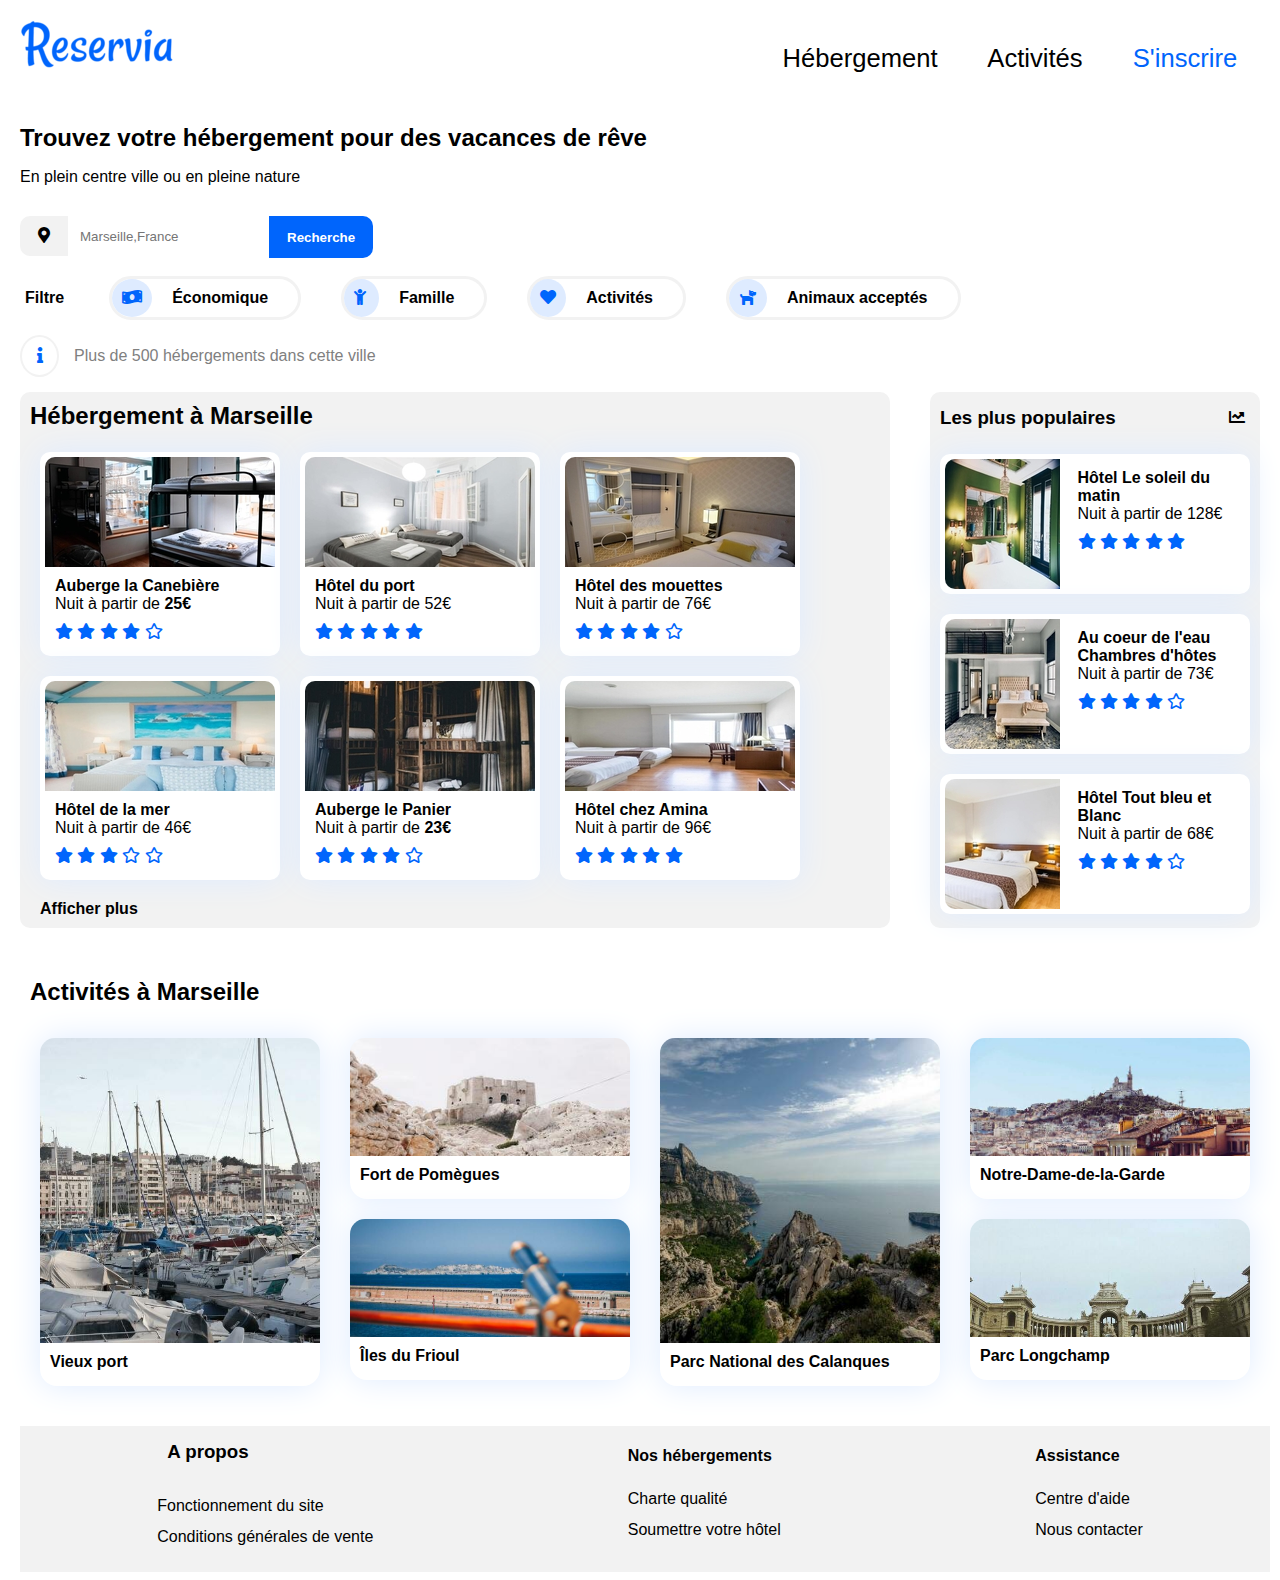
<file: index.html>
<!DOCTYPE html>
<html lang="fr">
    <head>
        <meta charset="utf-8">
        <link rel="stylesheet" type="text/css" href="opc.css">
        <link href="https://fonts.googleapis.com/css2?family=Raleway:ital,wght@0,400;0,500;0,700;1,400&display=swap" rel="stylesheet">
        <link rel="stylesheet" href="https://cdnjs.cloudflare.com/ajax/libs/font-awesome/5.14.0/css/all.min.css">
        <meta name="viewport" content="width=device-width,initial-scale=1.0">
        <title> Projet n°2</title> 
    </head>


    <body>
        <div id="blocpage">
                                <!--EN-TÊTE-->
        <header>
            <nav class="container-grille" >
                <div id="logo">
                    <img src="./images/Reservia.png" alt="logo de Réservia">
                </div>

                <a href="#H">Hébergement</a>
                <a href="#A">Activités</a>
                <span>S'inscrire</span>
            </nav>
        </header>

        <h1>Trouvez votre hébergement pour des vacances de rêve</h1>
            <p>En plein centre ville ou en pleine nature</p>

    <div class="barreicone">
       <div class="barresearch">
            <div class="iconemap">
                <i class="fas fa-map-marker-alt"></i>
            </div>
                <input type="search" name="search" id="search" placeholder="Marseille,France"/>
        </div>
            <button >Recherche</button>
                <div class="iconesearch">
                    <i class="fas fa-search"></i>
                </div>
    </div>
                                            <!--FILTRE-->
    <div class="allFilters">
        <div class="filtre">Filtre</div>
            <div class="iconename">
                <div class="iconemoney">
                    <i class="fas fa-money-bill-wave"></i>
                </div>
                    <span class="nomfiltre">Économique</span>
            </div>

            <div class="iconename">
                <div class="iconefamille">
                    <i class="fas fa-child"></i>
                </div>
                    <span class="nomfiltre">Famille</span>
            </div>
                        
            <div class="iconename">
                <div class="iconeheart">
                    <i class="fas fa-heart"></i>
                </div>
                    <span class="nomfiltre">Activités</span>
            </div>

            <div class="iconename">
                <div class="iconedog">
                    <i class="fas fa-dog"></i>
                </div>
                    <span class="nomfiltre">Animaux acceptés</span>
            </div>
    </div>
        <div class="info">
            <div class="iconeinfo">
                <i class="fas fa-info"></i>
            </div>
                <span class="phraseinfo"> Plus de 500 hébergements dans cette ville </span>
        </div>

        
                                <!--PREMIERE SECTION HEBERGEMENT-->

    <main>
        <section class="sectionhebergement">

            <h2 class="titreh2" id="H"> Hébergement à Marseille </h2>
                <figure>
                    <img class="imgsection" src="./images/photo1.jpg" alt="chambre avec lit superposé">
                        <figcaption><strong>Auberge la Canebière </strong><br/> Nuit à partir de <strong>25€</strong><br/>
                            <i class="fas fa-star"></i>
                            <i class="fas fa-star"></i>
                            <i class="fas fa-star"></i>
                            <i class="fas fa-star"></i>
                            <i class="far fa-star"></i>
                        </figcaption>
                </figure>

                <figure>
                    <img class="imgsection" src="./images/photo2.jpg" alt="un lit double à côté d'un lit simple ">
                        <figcaption><strong>Hôtel du port</strong><br/>Nuit à partir de 52€<br/>
                            <i class="fas fa-star"></i>
                            <i class="fas fa-star"></i>
                            <i class="fas fa-star"></i>
                            <i class="fas fa-star"></i>
                            <i class="fas fa-star"></i>
                        </figcaption>
                </figure>    

                <figure>
                    <img class="imgsection" src="./images/photo3.jpg" alt="deux lits avec armoire">
                        <figcaption><strong>Hôtel des mouettes</strong><br/>Nuit à partir de 76€<br/>
                            <i class="fas fa-star"></i>
                            <i class="fas fa-star"></i>
                            <i class="fas fa-star"></i>
                            <i class="fas fa-star"></i>
                            <i class="far fa-star"></i>
                        </figcaption>
                </figure>

                <figure>
                    <img class="imgsection" src="./images/photo4.jpg" alt="grand lit double">
                        <figcaption><strong>Hôtel de la mer</strong><br/>Nuit à partir de 46€<br/>
                            <i class="fas fa-star"></i>
                            <i class="fas fa-star"></i>
                            <i class="fas fa-star"></i>
                            <i class="far fa-star"></i>
                            <i class="far fa-star"></i>
                        </figcaption>
                </figure>

                <figure>
                    <img class="imgsection" src="./images/photo5.jpg" alt="auberge lit superposé">
                        <figcaption><strong>Auberge le Panier</strong><br/> Nuit à partir de <strong>23€</strong><br/>
                            <i class="fas fa-star"></i>
                            <i class="fas fa-star"></i>
                            <i class="fas fa-star"></i>
                            <i class="fas fa-star"></i>
                            <i class="far fa-star"></i>
                        </figcaption>
                </figure>

                <figure>      
                    <img class="imgsection" src="./images/photo6.jpg" alt="un lit simple avec un lit double">
                        <figcaption><strong>Hôtel chez Amina</strong><br/> Nuit à partir de 96€<br/>

                            <i class="fas fa-star"></i>
                            <i class="fas fa-star"></i>
                            <i class="fas fa-star"></i>
                            <i class="fas fa-star"></i>
                            <i class="fas fa-star"></i>
                        </figcaption>
                </figure>
                    <span class="Afficherplus">Afficher plus</span>        
        </section>

        <aside>
            <div class="pop">
                <h3 class="titre">Les plus populaires </h3>
                    <div class="iconeaside">
                        <i class="fas fa-chart-line"></i>
                    </div>    
            </div>

            <figure class="aside">
                <img class="imgaside" src="./images/photo7.jpg" alt="mur vert lit simple">
                    <figcaption class="legende"><strong>Hôtel Le soleil du matin</strong><br/>Nuit à partir de 128€
                        
                            <i class="fas fa-star"></i>
                            <i class="fas fa-star"></i>
                            <i class="fas fa-star"></i>
                            <i class="fas fa-star"></i>
                            <i class="fas fa-star"></i>
                        </figcaption>
            </figure>

            <figure class="aside">
                <img class="imgaside" src="./images/photo8.jpg" alt="duplex avec lit double">
                    <figcaption class="legende"> <strong>Au coeur de l'eau Chambres d'hôtes</strong><br/>Nuit à partir de 73€
                        
                            <i class="fas fa-star"></i>
                            <i class="fas fa-star"></i>
                            <i class="fas fa-star"></i>
                            <i class="fas fa-star"></i>
                            <i class="far fa-star"></i>
                 
                    </figcaption>
            </figure>

                <figure class="aside">
                    <img class="imgaside" src="./images/photo9.jpg" alt="lit double">
                        <figcaption class="legende"><strong>Hôtel Tout bleu et Blanc</strong><br/>Nuit à partir de 68€
                        
                            <i class="fas fa-star"></i>
                            <i class="fas fa-star"></i>
                            <i class="fas fa-star"></i>
                            <i class="fas fa-star"></i>
                            <i class="far fa-star"></i>
                        </figcaption>
                </figure>
        </aside>
    </main>
                                            <!--SECTION ACTIVITE-->

    <section id="A" class="section2">
        <h2 class="Activité">Activités à Marseille</h2>
            
        <div class="photosection2">
            
            <figure class="figactivité" > 
                <img class="imgactivité1" src="./images/activitephoto1.jpg" alt="vieux port">
                    <figcaption>Vieux port</figcaption>
            </figure>

            <figure class="figactivité" >
                <img class="imgactivité" src="./images/activitephoto2.jpg" alt="château">
                    <figcaption>Fort de Pomègues</figcaption>
            </figure>
            
            <figure class="figactivité" >
                <img class="imgactivité" src="./images/activitephoto3.jpg" alt="vue sur l'île du Frioul">
                    <figcaption>Îles du Frioul</figcaption>
            </figure>
            
            <figure class="figactivité" >
                <img class="imgactivité1" src="./images/activitephoto4.jpg" alt="les calanques">
                    <figcaption>Parc National des Calanques</figcaption>
            </figure>
        
            <figure class="figactivité" >
                <img class="imgactivité2" src="./images/activitephoto5.jpg" alt="Notre Dame de la Garde">
                    <figcaption class="imglegend"> Notre-Dame-de-la-Garde</figcaption>
            </figure>

            <figure class="figactivité" >
                <img class="imgactivité2" src="./images/activitephoto6.jpg" alt="Parc longchamps">
                    <figcaption> Parc Longchamp </figcaption>
            </figure>

            </div>
    </section>
                                                    <!--FOOTER-->

    <footer>
        <div id="propos">
            <h3>A propos</h3>
                <div class="liste">
                    <ul>
                        <li>Fonctionnement du site</li>
                        <li>Conditions générales de vente</li>

                    </ul>
                </div>
        </div>

        <div id="noshebergement">
            <h4>Nos hébergements</h4>
                <div class="liste">
                    <ul>
                        <li>Charte qualité</li>
                        <li>Soumettre votre hôtel</li>
                    </ul>
                </div>
        </div>


        <div id="assitance">
            <h4>Assistance</h4>
                <div class="liste">
                    <ul>
                        <li>Centre d'aide</li>
                        <li>Nous contacter</li>
                    </ul>
                </div>
            </div>
            </footer>  
        </div>
    </body>
</html>
</file>
<file: opc.css>
@font-face
{
	font-family: 'raleway' ,sans-serif;
} 


body{
    font-family: 'raleaway',Arial,sans-serif;
    font-size: 16px;
    color: black;
}

#blocpage
{
	margin: 0 auto;
	max-width: 1240px;
}
								/*HEADER*/
nav.container-grille
{
	height: 100px;
	display: grid;
	font-size: 1.6em;
	grid-template-columns:1fr 200px 150px 150px;
}

#logo
{
	display: flex;
	align-items: flex-start;
}

a 
{
	text-decoration: none;
	color: black;
	padding: 30px;
	display: flex;
	justify-content:center;
	align-items: center;
}

a:hover
{
	border-top: 2px solid #0065FC;
	color: #0065FC;
}

nav span
{
	color: #0065FC;
	display: flex;
	justify-content: center;
	align-items: center;
}

							/*BARRE DE RECHERCHE ET FILTRE*/

h1
{
    font-size: 24px;
}

.barreicone
{
	background-color:#F2F2F2;
	width: 38px;
	height: 40px;
	border-bottom-left-radius: 10px;
	border-top-left-radius: 10px;
	display: flex;
	margin-top: 30px;
	border:none;
	padding-right: 10px;
}

.barresearch
{
	display: flex;
	justify-content: center;
	align-items: center;
	padding: 18px 0px 18px 18px;
	margin: 0px;
	border-bottom-left-radius: 10px;
	border-top-left-radius: 10px;
}

#search
{
	margin: 18px 0px 18px 18px;
	border: none;
	padding: 12px 12px 12px 12px ;
}

button
{
	background-color: #0065FC;
	border:none;
	color: white;
	height: 42px;
	border-bottom-right-radius:10px;
	border-top-right-radius: 10px;
	padding-right: 18px;
	padding-left: 18px;
	font-weight: bold;
}

.iconesearch
{
	display: none;
}

.allFilters
{
	display: flex;
	flex-wrap: wrap;
	align-items: center;
	justify-content: flex-start
}

.filtre
{
	margin-right: 40px;
	margin-top: 20px;
	padding: 5px;
	font-weight: bold;
}

.iconename
{
	display: flex;
	align-items:center;
	margin:20px 40px 0px 0px ;
	border: 3px solid #F2F2F2;
	border-radius: 80px;
	font-weight:bold;
	padding: 0px 30px 0px 0px;

}

.iconename:hover
{
	background-color:#DEEBFF;
	color: #0065FC;
}

.iconemoney
{
	color:#0065FC;
	border-radius:70%;
	padding:10px;
	background-color:#DEEBFF;
	margin-right: 20px;
}

.iconefamille
{
	color:#0065FC;
	border-radius:70%;
	padding:10px;
	background-color:#DEEBFF;
	margin-right: 20px;
	width: 15px;
}

.iconeheart
{
	color:#0065FC;
	border-radius:70%;
	padding:10px;
	background-color:#DEEBFF;
	margin-right: 20px;
}

.iconedog
{
	color:#0065FC;
	border-radius:70%;
	padding:10px;
	background-color:#DEEBFF;
	margin-right: 20px;
}

.info
{
	display:flex;
	flex-direction: row;
	border: none;
}

.iconeinfo
{
	align-items: center;
	color:#0065FC ;
	border-radius:70%;
	padding:10px 10px 10px 15px;
	background-color: white;
	margin: 15px 15px 15px 0px;
	border: 2px solid#F2F2F2;
	width: 10px;
}

.phraseinfo
{
	display: flex;
	justify-content: flex-start;
	align-items: center;
	color: grey;
}

							
										/*MAIN comprend hebergement et mon aside*/
main
{
	display: flex;
}
										/* SECTION HEBERGEMENT */
.sectionhebergement
{
	display:flex;
}

section 
{
	flex-wrap: wrap;
	flex-direction: row;
	background-color: #F2F2F2;
	padding: 10px 0 0 10px;
	border-radius: 10px;
	width: 100%;
}

figure
{
	border-top-right-radius: 10px;
	border-top-left-radius: 10px;
	display: flex;
	margin: 10px;
	flex-wrap: wrap;
	align-items: center;
	border: none;
	padding:5px;
	width: 230px;
	box-shadow:0 0 2em #DEEBFF; 
	background-color: white;
	border-radius: 10px;
}

figcaption.legende
{	
	flex-direction: column;
	max-width:150px;
}

.fa-star
{
	color: #0065FC;
	padding-top: 10px;
}
.imgsection
{
	border-top-right-radius: 10px;
	border-top-left-radius: 10px;
}

h2
{
	height: 40px;
	width: 100%;
	margin:0;
}


.Afficherplus
{
	font-weight: bold;
	padding: 10px;
}

			/*PARTIE ASIDE*/

h3
{
	width: 100%;
	margin:0px;
	padding: 15px 0px 15px 10px ;
}


aside
{
	display: flex;
	flex-direction: column;
	margin-left: 40px;
	background-color: #F2F2F2;
	border-radius: 10px;
	width: 400px;
	align-items: center;
}

.titre
{
	display: flex;
	flex-direction: row;
	justify-content: space-between;
	align-items: center;
}

 aside figure 
{
	height: 130px;
	width:300px;
	flex-direction: column;
	align-items: flex-start;
}

.pop
{
	display: flex;
	flex-direction: row;
	justify-content: space-between;
	align-items: center;
	width: 100%;
}

.imgaside
{
	display: flex;
	justify-content: flex-start;
	align-items: flex-start;
	border-top-left-radius: 10px;
	border-bottom-left-radius: 10px;
	margin:0px;
}

.iconeaside
{
	margin-right:15px ;
}

												/*PARTIE ACTIVITE*/
.section2
{
	margin: 30px 0px 30px 0px;
	background-color: white;
}

h2.Activité
{
	width: 100%;    
	margin:10px 0px 10px 0px ;
}

.photosection2
{
	margin: 0px;
	display: flex;
	flex-wrap: wrap;
	flex-direction:column;
	max-width:100%;
	max-height: 500px;
	font-weight: bold;
}

.imgactivité
{
	border-top-left-radius: 15px;
	border-top-right-radius: 15px;
	display: flex;
	flex-wrap: wrap;
	padding: 0px;
	width: 280px;
	height: 118px;
	object-fit: cover;
}

.imgactivité1
{
	border-top-left-radius: 15px;
	border-top-right-radius: 15px;
	display: flex;
	flex-wrap: wrap;
	padding: 0px;
	width: 280px;
	height: 305px;
	object-fit: cover;
}

.imgactivité2
{
	border-top-left-radius: 15px;
	border-top-right-radius: 15px;
	display: flex;
	flex-wrap: wrap;
	padding: 0px;
	width: 280px;
	height: 118px;
	object-fit: cover;
	object-position: top;

}

.figactivité 
{
	height: auto;
	padding: 0px 0px 5px 0px;
	width: 280px;
	margin: 10px 5px 10px 10px;
	border-radius: 17px;
}


figcaption
{
	color: black;
	padding: 10px ;
	margin-left: 0px;
}

												/*FOOTER*/
footer
{

	display: flex;
	justify-content: space-around;
	flex-direction: row;
	background-color: #F2F2F2;
	width: 100%;
	padding-left:10px ;
}

.liste ul
{
	list-style-type: none;
	padding-left: 0px;
}

.liste li
{
	padding: 3px 0px 10px 0px;
}


@media screen and (max-width: 1180px)
{
	h2.figactivité
	{
		display: flex;
		align-items: center;
		justify-content: center;
	}

	.section2
	{
		flex-direction: row;
		display: flex;
		flex-wrap: wrap;
	}

	.photosection2
	{
		display: flex;
		flex-direction: row;
		justify-content:center ;	
		width: 100%;
		max-height: 100%;
		margin: 0;
	}

	.imgactivité  
	{
		height: 200px;
	}

	.imgactivité1 
	{
		height: 200px;
	}

	.imgactivité2
	{
		height: 200px;
	}
}


@media screen and (max-width:1024px)

{
	nav.container-grille
	{
		display: grid;
		font-size: 1.6em;
		grid-template-columns: 1fr 1fr ;
		grid-template-rows: 1fr 1fr;
		justify-content: space-around;
		height: 200px;
		align-items: flex-start;
	}

	nav a
	{
		grid-row: 2;
		align-items: flex-start;
		justify-content: center;
		display: grid;
		width: auto;
		border-bottom: 2px solid #F2F2F2;
	}

	nav a:hover
	{
		border-top: none;
		border-bottom: 2px solid #0065FC;
	}

	#logo
	{
		display: flex;
		justify-items: flex-start;
		align-items: flex-start;
	}

	button
	{
		display: none;
	}

	.iconesearch
	{
		display: flex;
		color: white;
		background-color:#0065FC;
		width: 25px;
		align-items: center;
	    justify-content: center;
	    padding:10px;
	    border-radius: 10px ;
	}

	.iconeinput
	{
		margin-bottom: 30px;
	}

	nav span
	{	
		display: grid;
		justify-self: flex-end;
		font-weight: bold;
	}

	main 
	{
		flex-direction: column;
		display: flex;
		justify-content: center;
		align-items: center;
		margin-bottom: 50px;
	}

	aside
	{
		order: -2;
		display: flex;
		flex-wrap: wrap;
		width: 100%;
		border-radius: 0;
		align-items: center;
		margin: 0px;
	}

	aside figure
	{
		width: 95%;
	}

	figure
	{
		width:95%;
		flex-direction:row;

	}

	.imgaside
	{
		width:130px;
	}

	.imgsection
	{
		object-fit: cover;
		width: 285px;
		border-bottom-left-radius: 10px;
		border-top-left-radius: 10px;
		border-top-right-radius: 0;
	}

	h2.titreh2
	{
		display: flex;
		align-items: center;
		justify-content: center;
	}

	.sectionhebergement
	{
		order: -1;
		flex-direction: column;
		margin-top: 40px;
		width:100% ;
		background-color: white;
		justify-content: center;
		align-items: center;
	}

	section
	{
		display: flex;
		padding: 0;
		width: 100%;
	}

	.sectionhebergement figcaption
	{ 
		align-items: flex-start;
		height: 50px;
	}


	footer
	{
		flex-direction: column;
		width: 95%;
		display: flex;
		justify-content: space-around;
	}
}

	@media screen and (max-width: 500px)
{
	a 
	{
		padding: 15px;
	}

	figure
	{
		flex-direction: column;
		align-items: flex-start;
		padding: 5px 0 5px 5px;
		margin: 10px 0 10px 0;
		border-top-right-radius: 10px;
		border-bottom-left-radius: 10px;
	}
	.imgsection
	{
		border-bottom-left-radius: 0;
		border-top-right-radius: 10px;
	}

	.imgactivité
	{
		height: 118px;
	}

	.imgactivité1
	{
		height: 118px;
	}

	.imgactivité2
	{
		height: 118px;
	}
}
</file>
